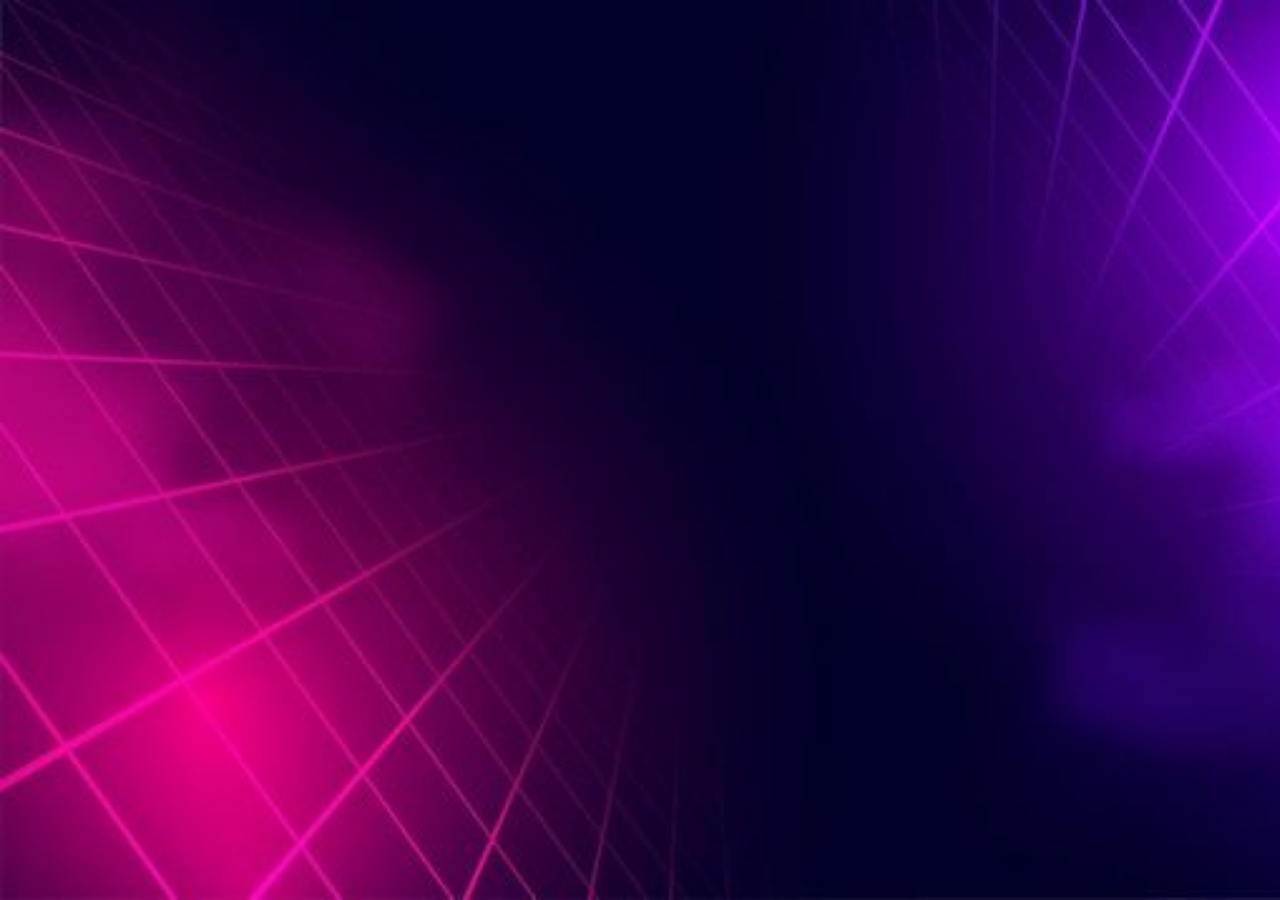
<file: index.html>
<!DOCTYPE html>
<html lang="en">

<head>
    <meta charset="UTF-8">
    <meta name="viewport" content="width=device-width, initial-scale=1.0">
    <title>Gaming Hub</title>
    <link rel="stylesheet" href="style.css">
    <link rel="icon" type="image/x-icon" href="./favicon_1.jpg">
</head>

<body>
    <div class="header">
        <p id="one" class="slide-in-bottom">GAME HUB</p>
        <p id="two" class="slide-in-bottom delay">Play or Be Played</p>
    </div>

    <div class="welcome">
        <p>Welcome, Player One. You’ve entered the ultimate mini-game universe.
            Are you ready to test your skills and entertain yourself?</p>
        <a href="explore.html"><button>Click Here to Explore</button></a>
    </div>
</body>

</html>
</file>
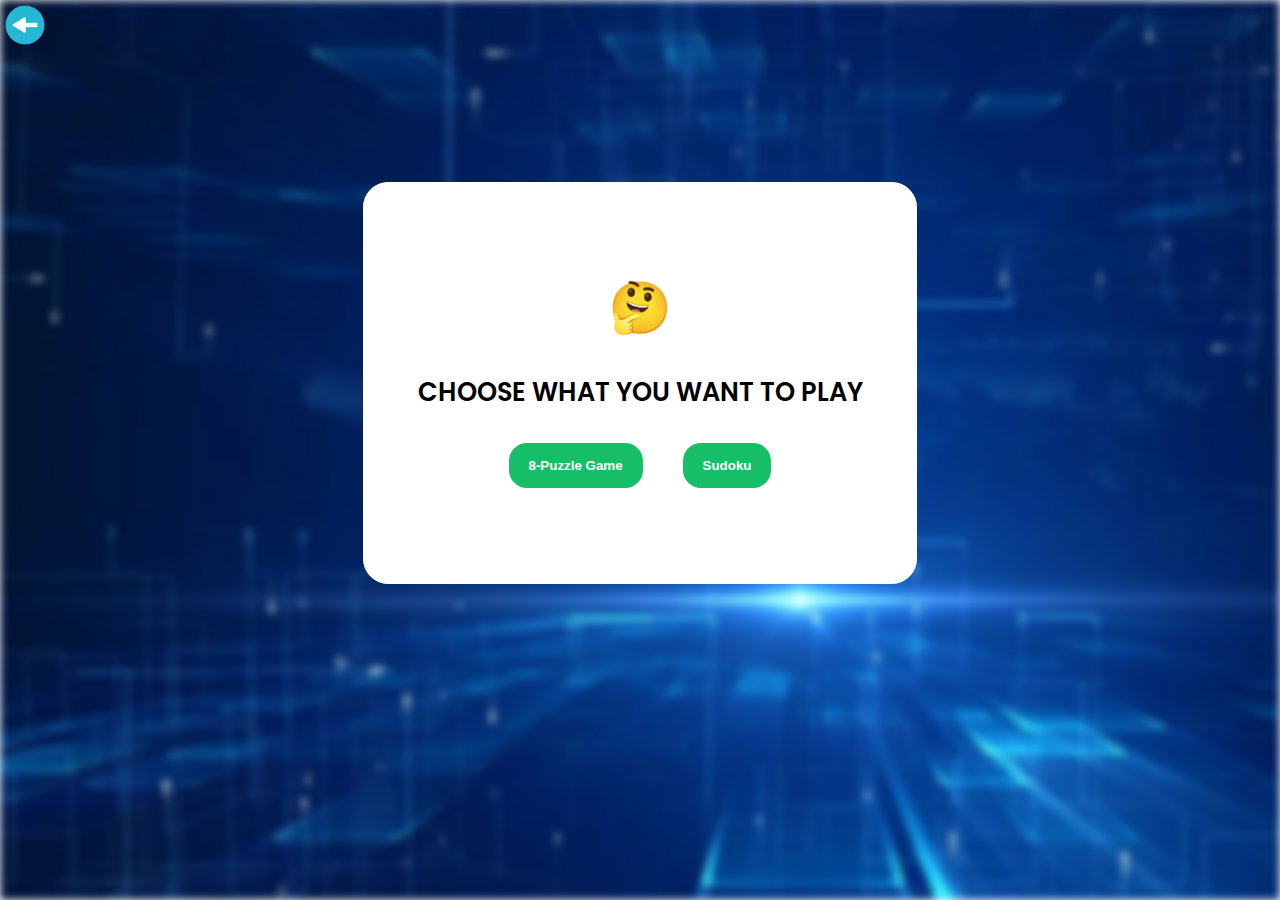
<file: challenges.html>
<!DOCTYPE html>
<html lang="en">

<head>
    <meta charset="UTF-8">
    <meta name="viewport" content="width=device-width, initial-scale=1.0">
    <title>Challenge Games</title>
    <link rel="stylesheet" href="challenges.css">
    <link rel="icon" type="image/x-icon" href="./favicon_1.jpg">
</head>

<body>
    <div class="top">
        <a href="explore.html"><img src="./return.png" alt="Return"></a>
    </div>
    <div class="container">
        <div class="div-container">
            <div class="image">
                <img src="emoji.png" alt="">
            </div>
            <p>Choose what you want to play</p>
            <div class="bn">
                <a href="puzzle.html"><button>8-Puzzle Game</button></a>
                <a href="sudoku.html"><button>Sudoku</button></a>
            </div>
        </div>
    </div>
</body>

</html>
</file>
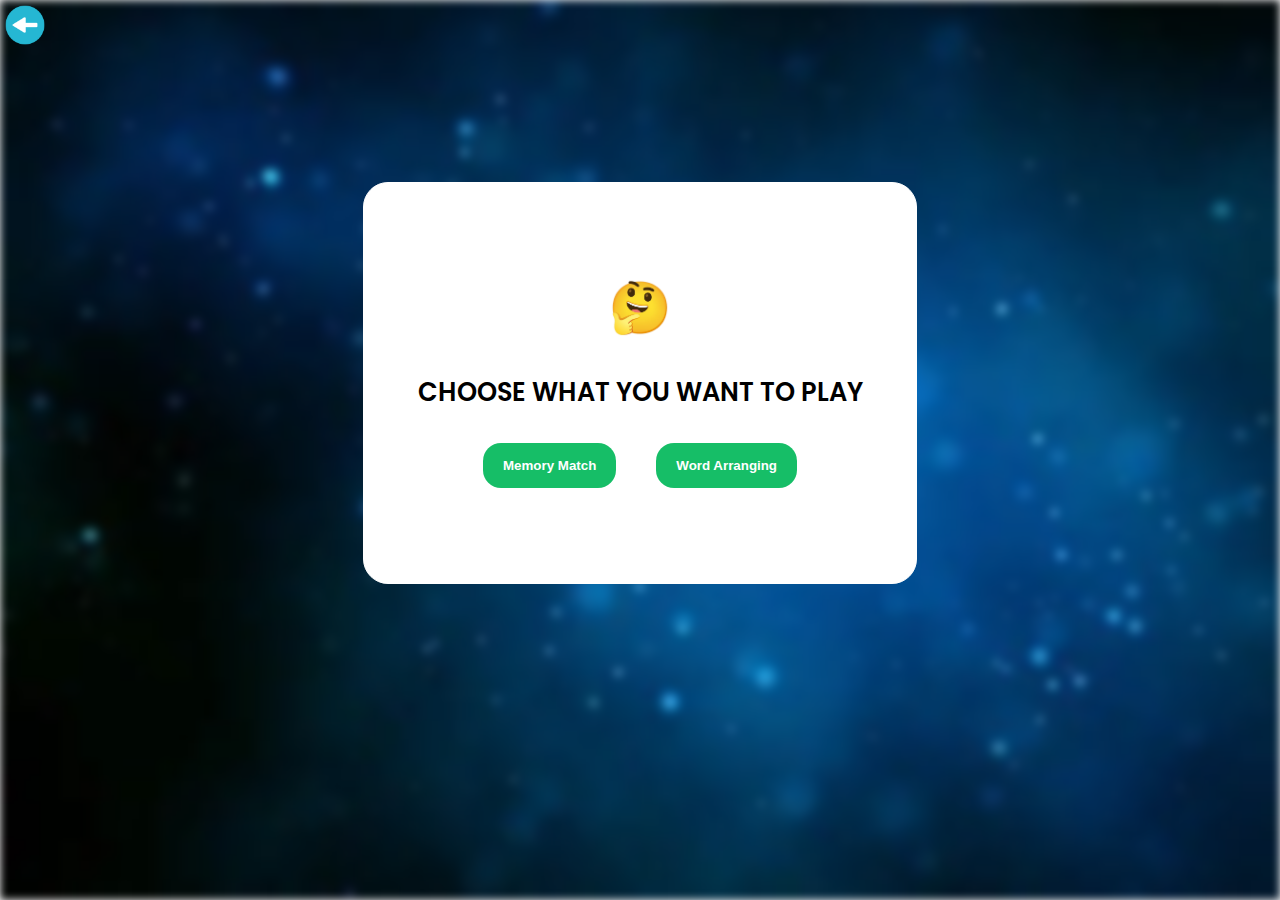
<file: educational.html>
<!DOCTYPE html>
<html lang="en">

<head>
    <meta charset="UTF-8">
    <meta name="viewport" content="width=device-width, initial-scale=1.0">
    <title>Educational Games</title>
    <link rel="stylesheet" href="educational.css">
    <link rel="icon" type="image/x-icon" href="./favicon_1.jpg">
</head>

<body>
    <div class="top">
        <a href="explore.html"><img src="./return.png" alt="Return"></a>
    </div>
    <div class="container">
        <div class="div-container">
            <div class="image">
                <img src="emoji.png" alt="">
            </div>
            <p>Choose what you want to play</p>
            <div class="bn">
                <a href="memory.html"><button>Memory Match </button></a>
                <a href="word_arrange.html"><button>Word Arranging</button></a>
            </div>
        </div>
    </div>
</body>

</html>
</file>
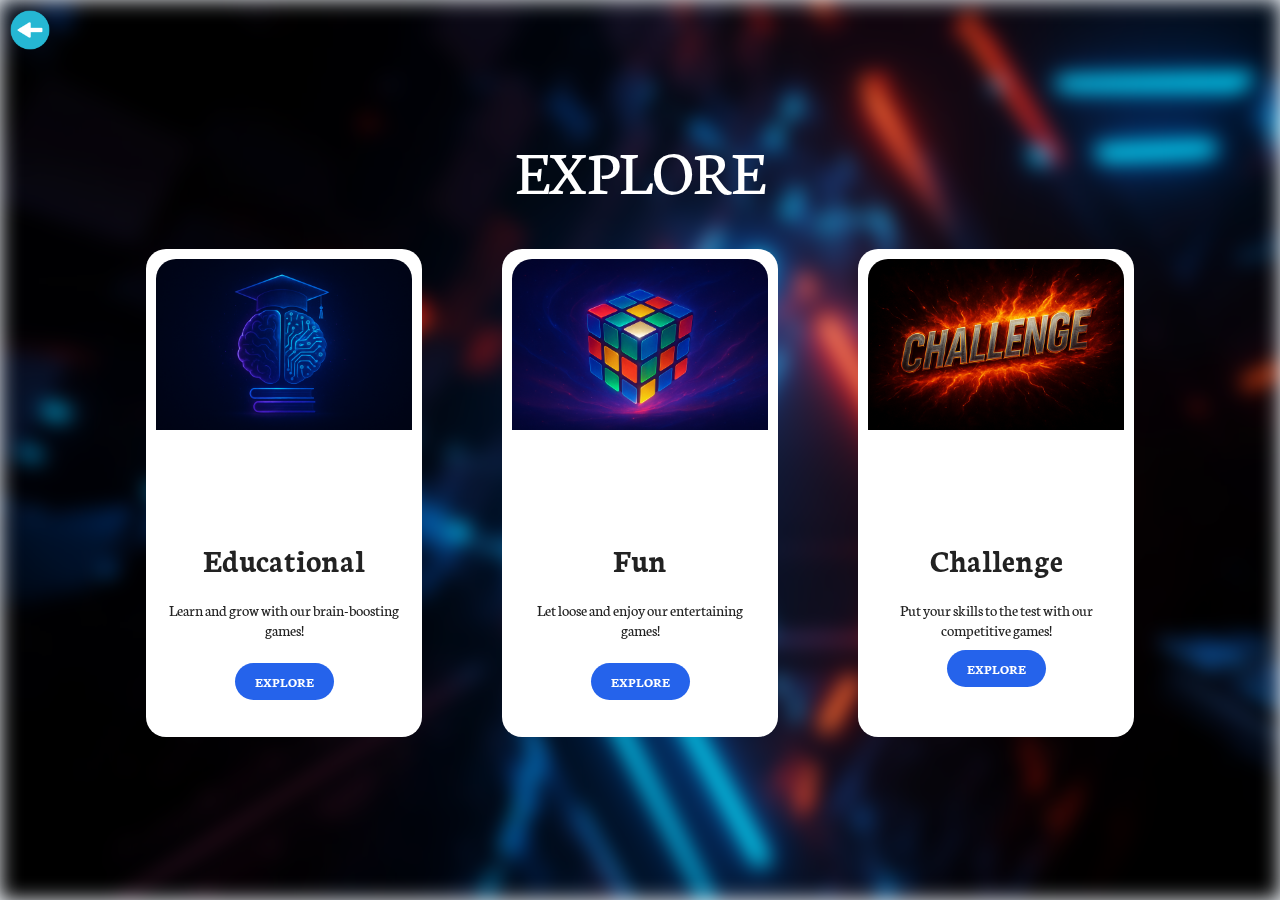
<file: explore.html>
<!DOCTYPE html>
<html lang="en">

<head>
    <meta charset="UTF-8">
    <meta name="viewport" content="width=device-width, initial-scale=1.0">
    <title>Explore</title>
    <link rel="stylesheet" href="explore.css">
    <link rel="icon" type="image/x-icon" href="./favicon_1.jpg">
</head>

<body>
    <div class="top">
        <a href="index.html"><img src="./return.png" alt="Return"></a>
    </div>
    <p id="header">EXPLORE</p>
    <div class="main">
        <div class="card">
            <div class="card-pic1"></div>
            <div class="card-heading">
                <h1>Educational</h1>
            </div>
            <div class="card-content">
                <p>Learn and grow with our brain-boosting games!</p>
            </div>
            <div class="last">
                <a href="educational.html" id="first"><button>EXPLORE</button></a>
            </div>
        </div>
        <div class="card">
            <div class="card-pic2"></div>
            <div class="card-heading">
                <h1>Fun</h1>
            </div>
            <div class="card-content">
                <p> Let loose and enjoy our entertaining games!</p>
            </div>
            <div class="last">
                <a href="fun.html" id="first"><button>EXPLORE</button></a>
            </div>
        </div>
        <div class="card">
            <div class="card-pic3"></div>
            <div class="card-heading">
                <h1>Challenge</h1>
            </div>
            <div class="card-content">
                <p>Put your skills to the test with our competitive games!
                </p>
            </div>
            <div class="last">
                <a href="challenges.html"><button>EXPLORE</button></a>
            </div>
        </div>
    </div>
</body>

</html>

</html>
</file>
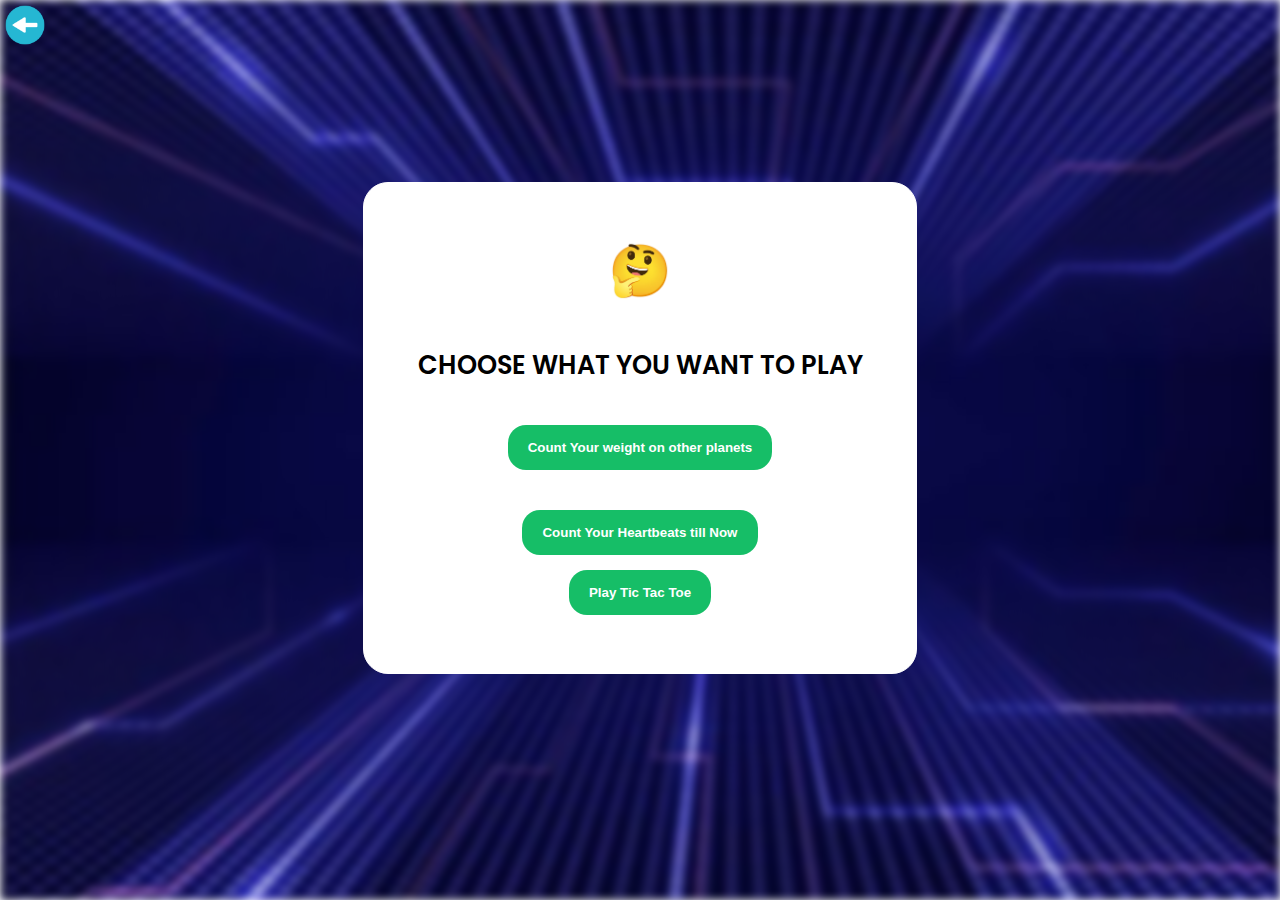
<file: fun.html>
<!DOCTYPE html>
<html lang="en">

<head>
    <meta charset="UTF-8">
    <meta name="viewport" content="width=device-width, initial-scale=1.0">
    <title>Fun Games</title>
    <link rel="stylesheet" href="fun.css">
    <link rel="icon" type="image/x-icon" href="./favicon_1.jpg">
</head>

<body>
    <div class="top">
        <a href="explore.html"><img src="./return.png" alt="Return"></a>
    </div>
    <div class="container">
        <div class="div-container">
            <div class="image">
                <img src="emoji.png" alt="">
            </div>
            <p>Choose what you want to play</p>
            <div class="bn">
                <a href="Weight.html"><button>Count Your weight on other planets</button></a>
                <a href="Heartbeat.html"><button>Count Your Heartbeats till Now</button></a>
            </div>
            <div class="bn2">
                <a href="tic.html"><button>Play Tic Tac Toe</button></a>
            </div>
        </div>
    </div>
</body>

</html>
</file>
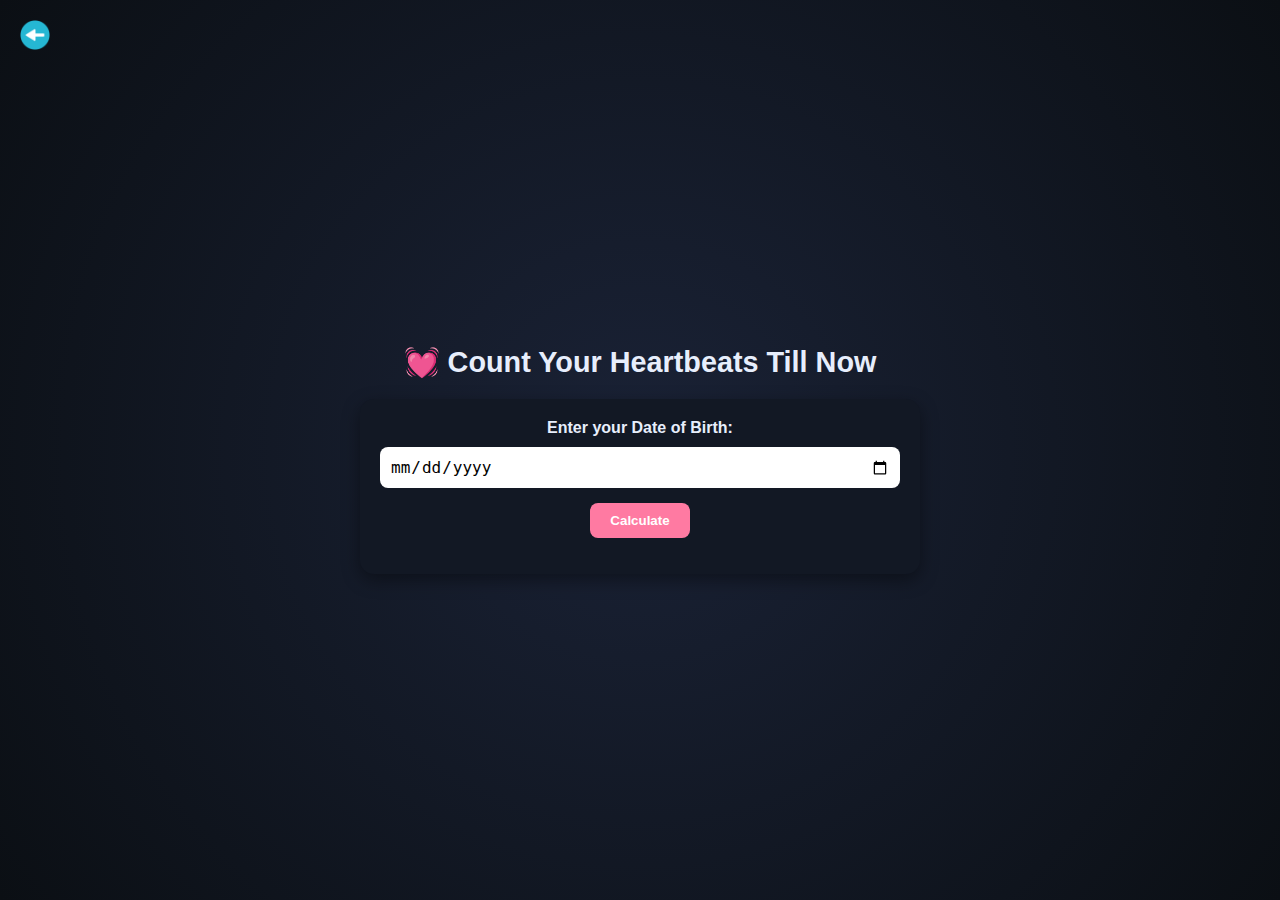
<file: Heartbeat.html>
<!DOCTYPE html>
<html lang="en">

<head>
  <meta charset="UTF-8">
  <meta name="viewport" content="width=device-width, initial-scale=1.0">
  <title>Count Your Heartbeats Till Now</title>
  <link rel="stylesheet" href="Heartbeat.css">
  <link rel="icon" type="image/x-icon" href="./favicon_1.jpg">
</head>

<body>
  <div class="top">
    <a href="fun.html"><img src="./return.png" alt="Return"></a>
  </div>
  <main class="container">
    <h1>💓 Count Your Heartbeats Till Now</h1>

    <form id="heartbeat-form" class="card">
      <label for="dob">Enter your Date of Birth:</label>
      <input type="date" id="dob" required>
      <button type="submit" class="btn">Calculate</button>
      <p id="error" class="error"></p>
    </form>

    <section id="result" class="result card" hidden>
      <h2>Estimated Heartbeats 💓</h2>
      <div class="heart"></div>
      <p id="beats" class="beats">—</p>
      <p class="subtext">Based on an average of 72 beats per minute.</p>
    </section>

    <audio id="heartbeat-sound" src="Heartbeat Sound.mp3" preload="auto"></audio>
  </main>

  <script src="Heartbeat.js"></script>
</body>

</html>
</file>
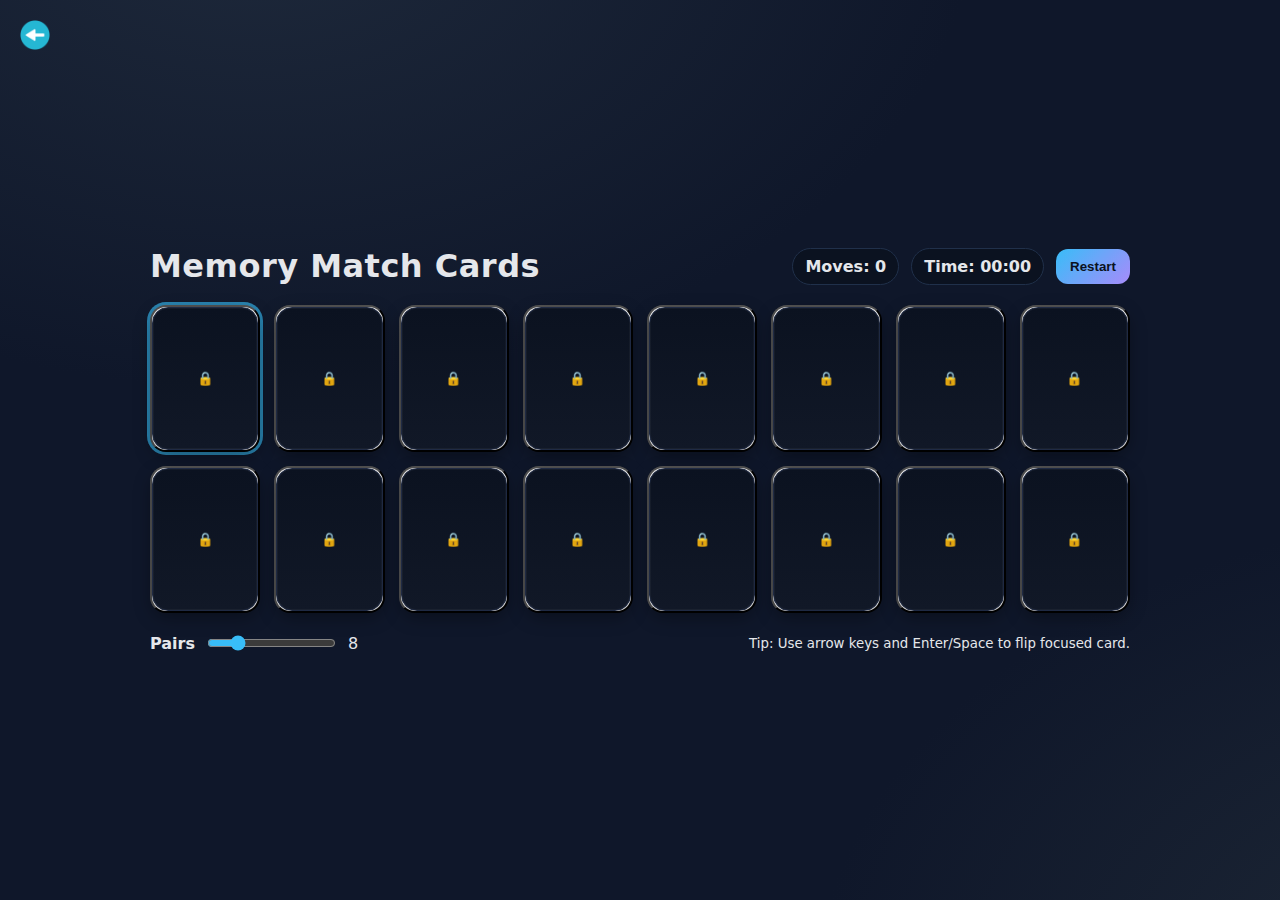
<file: memory.html>
<!DOCTYPE html>
<html lang="en">

<head>
    <meta charset="UTF-8" />
    <meta name="viewport" content="width=device-width, initial-scale=1" />
    <title>Memory Match Cards </title>
    <link rel="stylesheet" href="memory.css">
        <link rel="icon" type="image/x-icon" href="./favicon_1.jpg">
</head>

<body>
    <div class="top">
        <a href="educational.html"><img src="./return.png" alt="Return"></a>
    </div>
    <div class="app" aria-live="polite">
        <header>
            <h1>Memory Match Cards</h1>
            <div class="controls">
                <span class="pill" id="moves">Moves: 0</span>
                <span class="pill" id="time">Time: 00:00</span>
                <button class="btn" id="restart" aria-label="Restart game">Restart</button>
            </div>
        </header>

        <section class="grid" id="grid" aria-label="Memory grid" role="grid"></section>

        <div class="footer">
            <div class="range">
                <label for="pairs"><strong>Pairs</strong></label>
                <input id="pairs" type="range" min="6" max="16" value="8" />
                <span id="pairsLabel">8</span>
            </div>
            <small>Tip: Use arrow keys and Enter/Space to flip focused card.</small>
        </div>
    </div>

    <dialog id="win">
        <h2 style="margin-top:0">You matched them all 🎉</h2>
        <p id="summary"></p>
        <form method="dialog">
            <button class="btn">Play again</button>
        </form>
    </dialog>

    <template id="card-tpl">
        <button class="card" role="gridcell" aria-pressed="false" aria-label="Hidden card">
            <div class="face front">🔒</div>
            <div class="face back"></div>
        </button>
    </template>

    <script src="memory.js"></script>
</body>

</html>
</file>
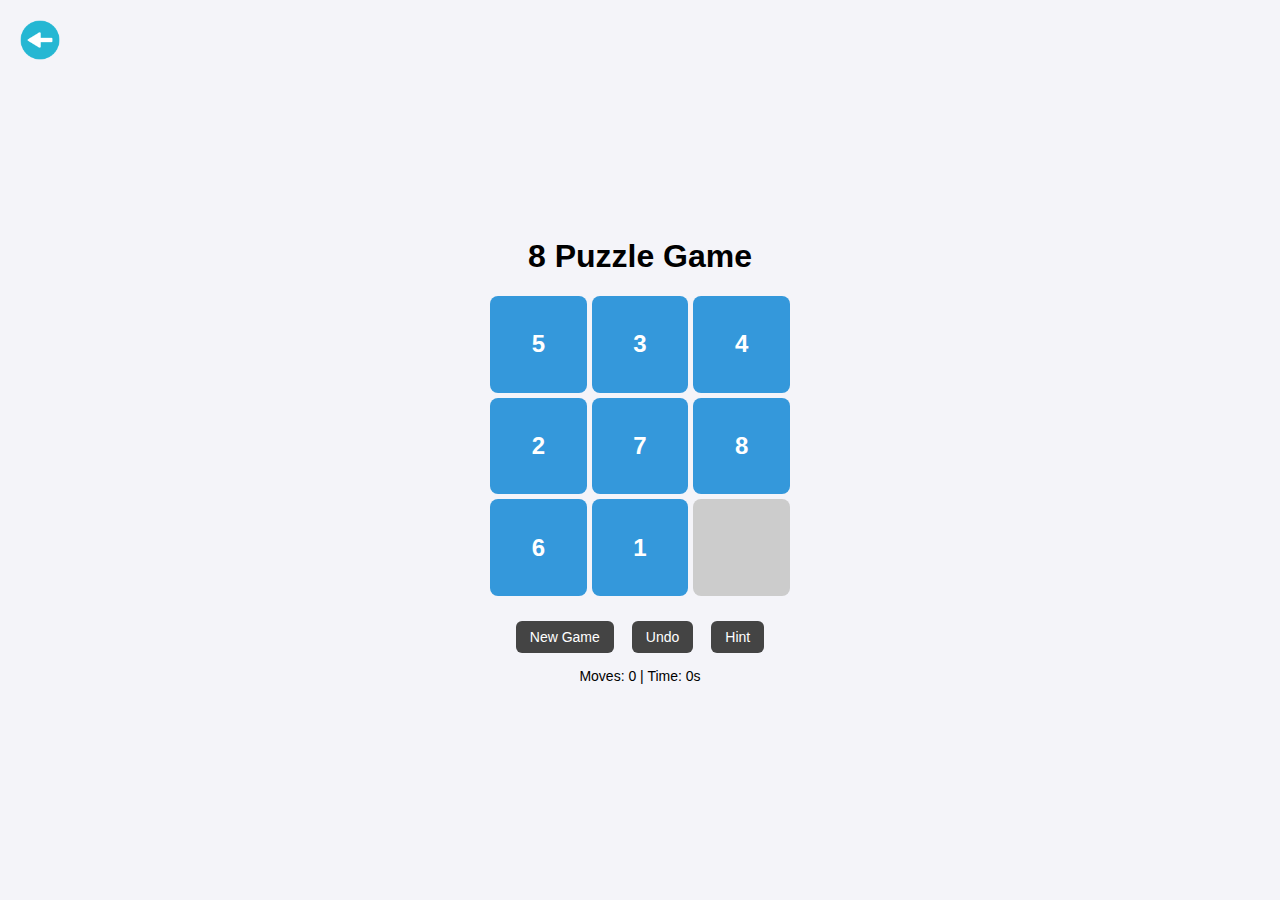
<file: puzzle.html>
<!DOCTYPE html>
<html lang="en">

<head>
  <meta charset="UTF-8">
  <title>8 Puzzle Game</title>
  <meta name="viewport" content="width=device-width, initial-scale=1.0">
  <link rel="stylesheet" href="puzzle.css">
  <link rel="icon" type="image/x-icon" href="./favicon_1.jpg">
</head>

<body>
  <div class="top">
    <a href="challenges.html"><img src="./return.png" alt="Return"></a>
  </div>
  <div class="container">
    <h1>8 Puzzle Game</h1>
    <div class="board" id="board"></div>
    <div class="controls">
      <button id="newBtn">New Game</button>
      <button id="undoBtn">Undo</button>
      <button id="hintBtn">Hint</button>
    </div>
    <div class="stats">
      <span id="moves">Moves: 0</span> |
      <span id="time">Time: 0s</span>
    </div>
    <div id="toast" class="toast"></div>
  </div>

</body>
<script src="puzzle.js"></script>

</html>
</file>
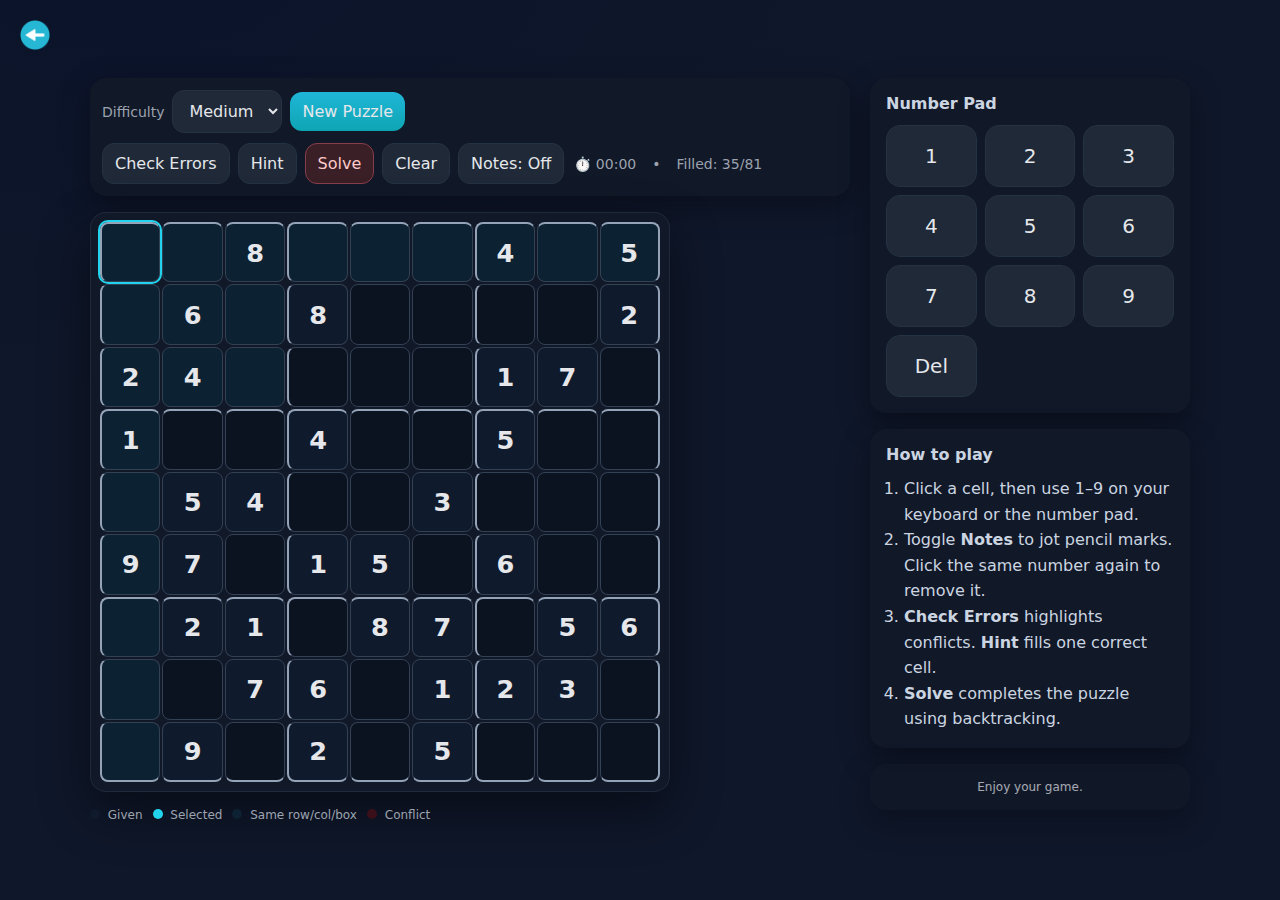
<file: sudoku.html>
<!DOCTYPE html>
<html lang="en">

<head>
  <meta charset="UTF-8" />
  <meta name="viewport" content="width=device-width, initial-scale=1" />
  <title>Sudoku</title>
  <link rel="stylesheet" href="sudoku.css">
  <link rel="icon" type="image/x-icon" href="./favicon_1.jpg">
</head>

<body>
  <div class="top">
    <a href="challenges.html"><img src="./return.png" alt="Return"></a>
  </div>
  <div class="app">
    <div class="board-wrap">
      <div class="toolbar">
        <div class="group">
          <label for="difficulty">Difficulty</label>
          <select id="difficulty" title="Difficulty">
            <option value="easy">Easy</option>
            <option value="medium" selected>Medium</option>
            <option value="hard">Hard</option>
            <option value="expert">Expert</option>
          </select>
          <button id="newBtn" class="primary">New Puzzle</button>
        </div>
        <div class="group">
          <button id="checkBtn">Check Errors</button>
          <button id="hintBtn">Hint</button>
          <button id="solveBtn" class="warn">Solve</button>
          <button id="clearBtn">Clear</button>
          <button id="notesBtn" aria-pressed="false">Notes: Off</button>
        </div>
        <div class="hud">
          <span>⏱️ <span id="timer">00:00</span></span>
          <span>•</span>
          <span>Filled: <span id="filled">0</span>/81</span>
        </div>
      </div>

      <div id="board" class="board" role="grid" aria-label="Sudoku board"></div>

      <div class="legend">
        <span><i class="dot given"></i> Given</span>
        <span><i class="dot sel"></i> Selected</span>
        <span><i class="dot hi"></i> Same row/col/box</span>
        <span><i class="dot con"></i> Conflict</span>
      </div>
    </div>

    <div class="side">
      <div class="panel">
        <h3>Number Pad</h3>
        <div class="numpad" id="numpad"></div>
      </div>
      <div class="panel">
        <h3>How to play</h3>
        <ol style="margin:0; padding-left:18px; color:#cbd5e1; line-height:1.6">
          <li>Click a cell, then use 1–9 on your keyboard or the number pad.</li>
          <li>Toggle <b>Notes</b> to jot pencil marks. Click the same number again to remove it.</li>
          <li><b>Check Errors</b> highlights conflicts. <b>Hint</b> fills one correct cell.</li>
          <li><b>Solve</b> completes the puzzle using backtracking.</li>
        </ol>
      </div>
      <div class="footer panel">Enjoy your game.</div>
    </div>
  </div>
</body>
<script src="sudoku.js"></script>

</html>
</file>
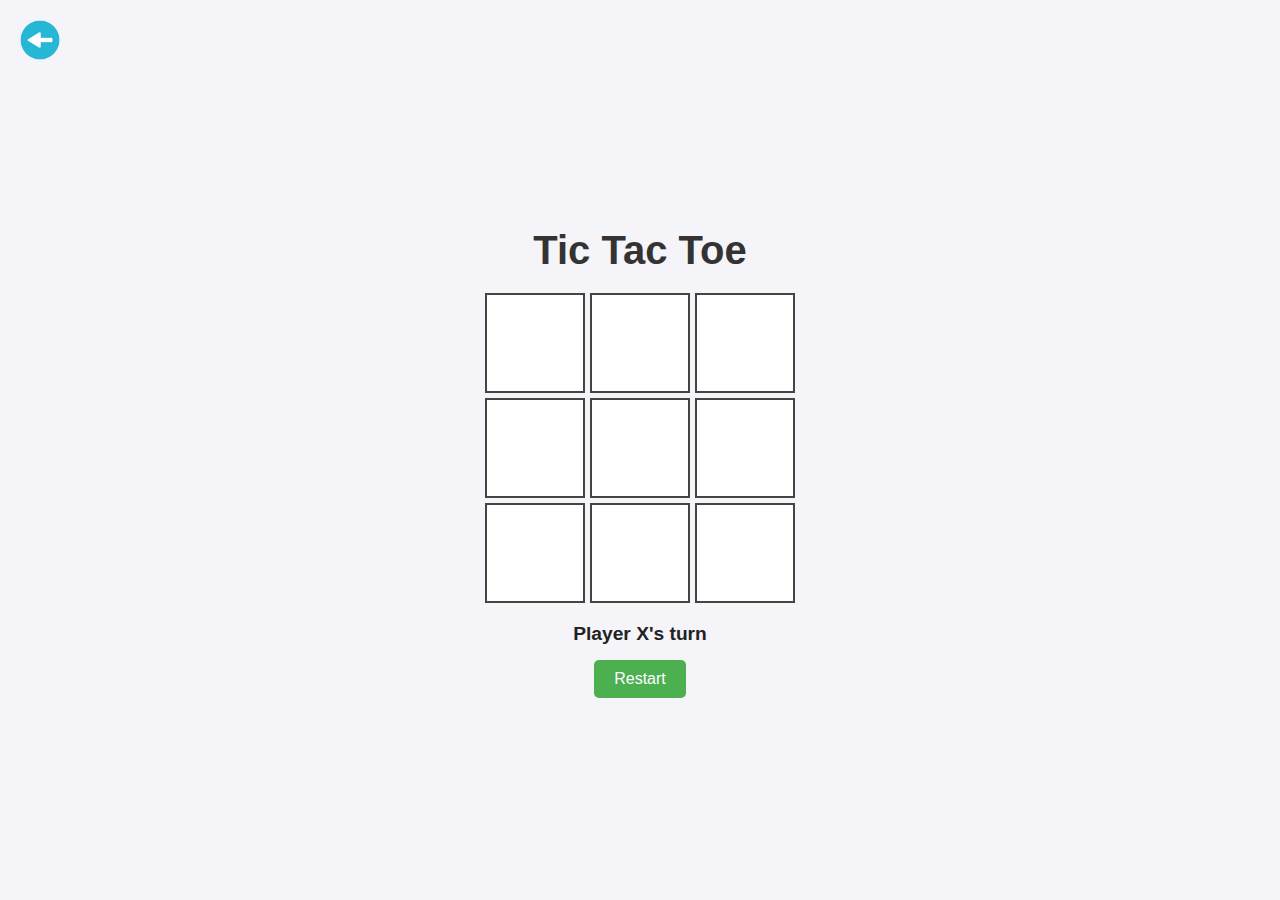
<file: tic.html>
<!DOCTYPE html>
<html lang="en">

<head>
    <meta charset="UTF-8">
    <meta name="viewport" content="width=device-width, initial-scale=1.0">
    <title>Tic Tac Toe</title>
    <link rel="stylesheet" href="tic.css">
    <link rel="icon" type="image/x-icon" href="./favicon_1.jpg">
</head>

<body>
    <div class="top">
        <a href="fun.html"><img src="./return.png" alt="Return"></a>
    </div>
    <h1>Tic Tac Toe</h1>
    <div class="board" id="board"></div>
    <div id="status">Player X's turn</div>
    <button onclick="restartGame()">Restart</button>

    <script src="tic.js"></script>
</body>

</html>
</file>
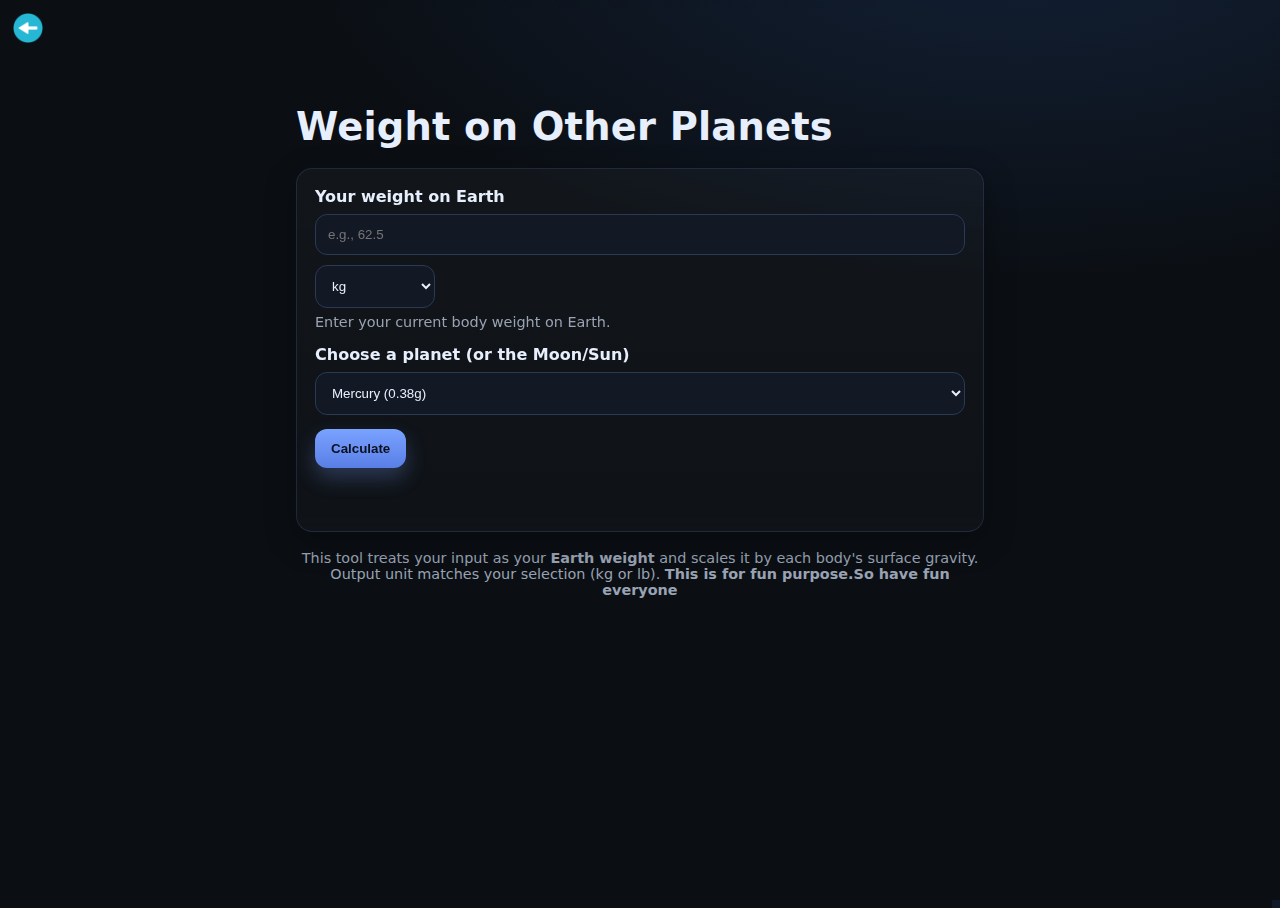
<file: Weight.html>
<!DOCTYPE html>
<html lang="en">

<head>
  <meta charset="UTF-8" />
  <meta name="viewport" content="width=device-width, initial-scale=1" />
  <title>Weight on Other Planets</title>
  <link rel="stylesheet" href="Weight.css" />
  <link rel="icon" type="image/x-icon" href="./favicon_1.jpg">
</head>

<body>
  <div class="top">
    <a href="fun.html"><img src="./return.png" alt="Return"></a>
  </div>
  <main class="container">
    <h1>Weight on Other Planets</h1>

    <form id="weight-form" class="card" autocomplete="off" novalidate>
      <div class="field">
        <label for="weight">Your weight on Earth</label>
        <div class="input-row">
          <input id="weight" name="weight" type="number" inputmode="decimal" min="0" step="0.1" placeholder="e.g., 62.5"
            required />
          <select id="unit" name="unit" aria-label="Unit">
            <option value="kg" selected>kg</option>
            <option value="lb">lb</option>
          </select>
        </div>
        <p class="hint">Enter your current body weight on Earth.</p>
      </div>

      <div class="field">
        <label for="planet">Choose a planet (or the Moon/Sun)</label>
        <select id="planet" name="planet" required>
          <option value="mercury">Mercury (0.38g)</option>
          <option value="venus">Venus (0.91g)</option>
          <option value="earth">Earth (1.00g)</option>
          <option value="moon">Moon (0.165g)</option>
          <option value="mars">Mars (0.38g)</option>
          <option value="jupiter">Jupiter (2.34g)</option>
          <option value="saturn">Saturn (1.06g)</option>
          <option value="uranus">Uranus (0.92g)</option>
          <option value="neptune">Neptune (1.19g)</option>
          <option value="pluto">Pluto (0.06g)</option>
          <option value="sun">Sun (27.01g)</option>
        </select>
      </div>

      <button type="submit" class="btn">Calculate</button>
      <p id="error" class="error" role="alert" aria-live="polite"></p>
    </form>

    <section class="result card" aria-live="polite" id="result-section" hidden>
      <h2 id="planet-name">—</h2>
      <p class="result-value">
        <span id="converted">—</span>
        <span id="result-unit">kg</span>
      </p>
      <p class="subtext" id="detail">—</p>
    </section>

    <footer class="footnote">
      <p>
        This tool treats your input as your <strong>Earth weight</strong> and scales it by each body's surface gravity.
        Output unit matches your selection (kg or lb).
        <strong>This is for fun purpose.So have fun everyone</strong>
      </p>
    </footer>
  </main>



  <script src="Weight.js"></script>
</body>

</html>
</file>
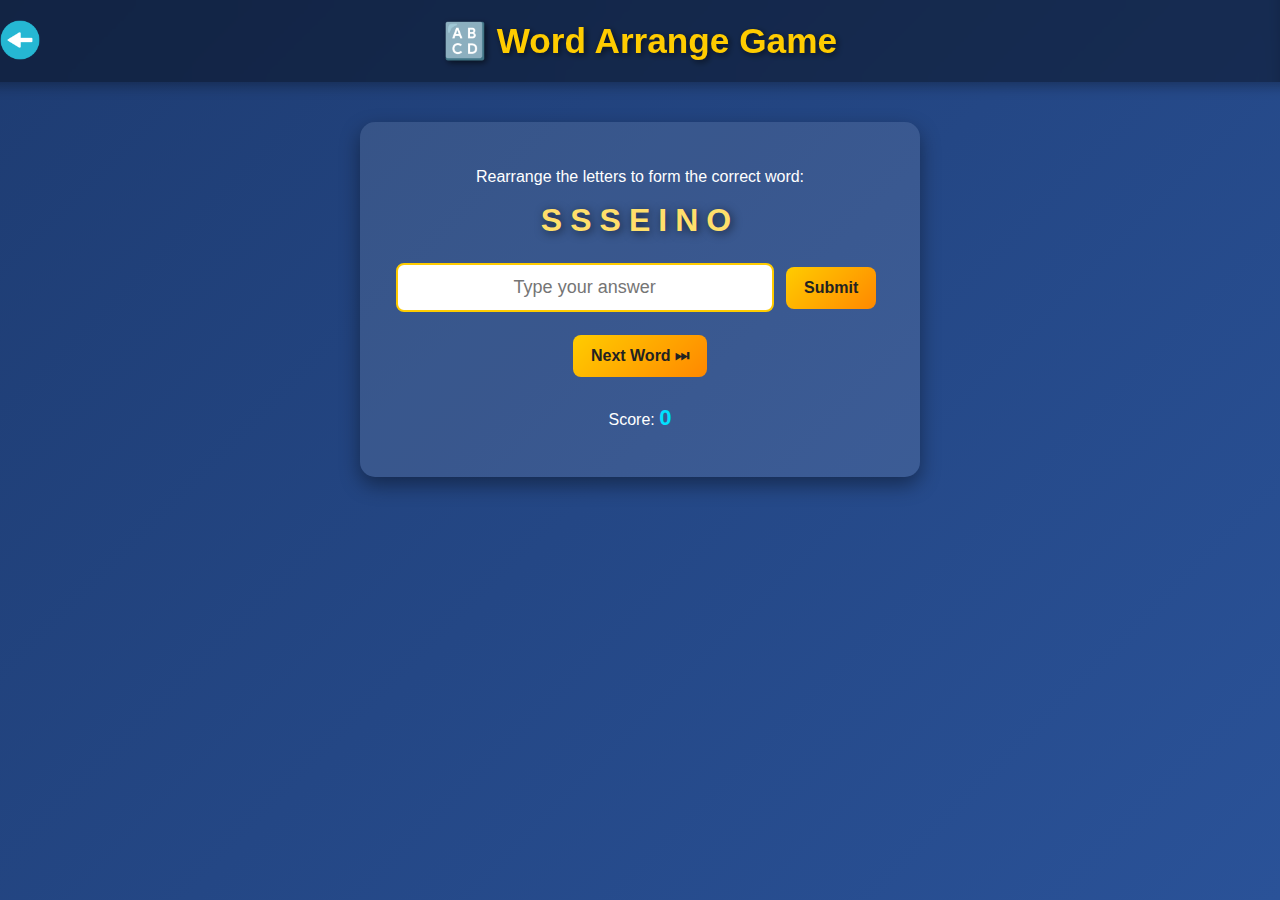
<file: word_arrange.html>
<!DOCTYPE html>
<html lang="en">
<head>
  <meta charset="UTF-8">
  <meta name="viewport" content="width=device-width, initial-scale=1.0">
  <title>Word Arrange Game</title>
  <link rel="stylesheet" href="word_arrange.css">
  <link rel="icon" type="image/x-icon" href="./favicon_1.jpg">
</head>
<body>
  <header>
    <div class="top">
        <a href="educational.html"><img src="./return.png" alt="Return"></a>
    </div>
    <h1>🔠 Word Arrange Game</h1>
  </header>
  <main>
    <section id="wordArrange" class="game-section active">
      <p>Rearrange the letters to form the correct word:</p>
      <div id="shuffledWord" class="shuffled-word"></div>
      <input type="text" id="wordInput" placeholder="Type your answer">
      <button onclick="checkWord()">Submit</button>
      <button onclick="newWord()">Next Word ⏭</button>
      <p id="wordResult"></p>
      <p>Score: <span id="score">0</span></p>
    </section>
  </main>
  <script src="word_arrange.js"></script>
</body>
</html>
</file>
<file: style.css>
* {
    padding: 0;
    margin: 0;
    box-sizing: border-box;
}

body {
    min-height: 100vh;
    display: flex;
    flex-direction: column;
    align-items: center;
    justify-content: center;
    font-family: Arial, sans-serif;
    background: linear-gradient(135deg, #f3f3f3, #e2e2e2);
    background-image: url(./123.jpg);
    background-size: cover;
    background-repeat: no-repeat;
}

.header {
    text-align: center;
    margin-bottom: 30px;
}

#one {
    font-size: 4.5rem;
    color: #e6ecf3;
}

#two {
    font-size: 2.5rem;
    color: #eaeef2;
}


.slide-in-bottom {
    opacity: 0;
    transform: translateY(100%);
    animation: slideInBottom 1.2s ease-out forwards;
}

.slide-in-bottom.delay {
    animation-delay: 0.5s;
}

@keyframes slideInBottom {
    to {
        opacity: 1;
        transform: translateY(0);
    }
}

/* Welcome box */
.welcome {
    background-color: #fff;
    color: #b22222;
    height: auto;
    width: 40vw;
    border: 2px solid #8b0000;
    border-radius: 25px;
    font-size: 1.1rem;
    display: flex;
    flex-direction: column;
    align-items: center;
    justify-content: center;
    font-weight: 900;
    text-transform: uppercase;
    padding: 20px;
    box-shadow: 0 8px 15px rgba(0, 0, 0, 0.2);
    transition: all 0.4s ease-in-out;
    opacity: 0;
    animation: boxFadeIn 1.5s ease-in forwards;
}

@keyframes boxFadeIn {
    from {
        opacity: 0;
        transform: scale(0.9);
    }

    to {
        opacity: 1;
        transform: scale(1);
    }
}

.welcome p {
    margin-bottom: 15px;
    text-align: center;
    opacity: 0;
    animation: fadeInText 2s ease-in forwards;
    animation-delay: 1s;
}

@keyframes fadeInText {
    from {
        opacity: 0;
        transform: translateY(15px);
    }

    to {
        opacity: 1;
        transform: translateY(0);
    }
}

.welcome:hover button {
    background-color: #8b0000;
    transform: scale(1.1);
}

.welcome button {
    padding: 10px 20px;
    border: none;
    border-radius: 10px;
    font-weight: bold;
    cursor: pointer;
    background-color: #b22222;
    color: #fff;
    transition: 0.3s;
    opacity: 0;
    animation: fadeInBtn 1.5s ease-in forwards;
    animation-delay: 2s;
}

@keyframes fadeInBtn {
    from {
        opacity: 0;
        transform: translateY(10px);
    }

    to {
        opacity: 1;
        transform: translateY(0);
    }
}

.welcome:hover {
    transform: scale(1.05);
    box-shadow: 0 12px 25px rgba(0, 0, 0, 0.3);
    background-color: #fff5f5;
}

.welcome a {
    text-decoration: none;
    color: inherit;
}


@media (max-width: 575.98px) {
    #one {
        font-size: 2.2rem;
    }

    #two {
        font-size: 1.2rem;
    }

    .welcome {
        width: 85vw;
        font-size: 0.9rem;
        padding: 15px;
    }

    .welcome button {
        padding: 8px 16px;
        font-size: 0.9rem;
    }
}

@media (min-width: 576px) and (max-width: 767.98px) {
    #one {
        font-size: 2.8rem;
    }

    #two {
        font-size: 1.5rem;
    }

    .welcome {
        width: 70vw;
        font-size: 1rem;
    }

    .welcome button {
        padding: 9px 18px;
        font-size: 1rem;
    }
}

@media (min-width: 768px) and (max-width: 991.98px) {
    #one {
        font-size: 3.5rem;
    }

    #two {
        font-size: 1.8rem;
    }

    .welcome {
        width: 55vw;
        font-size: 1.05rem;
    }

    .welcome button {
        font-size: 1.05rem;
    }
}

@media (min-width: 992px) and (max-width: 1199.98px) {
    #one {
        font-size: 4rem;
    }

    #two {
        font-size: 2.2rem;
    }

    .welcome {
        width: 45vw;
        font-size: 1.1rem;
    }

    .welcome button {
        font-size: 1.1rem;
    }
}

@media (min-width: 1200px) {
    #one {
        font-size: 4.5rem;
    }

    #two {
        font-size: 2.5rem;
    }

    .welcome {
        width: 40vw;
        font-size: 1.2rem;
    }

    .welcome button {
        font-size: 1.15rem;
    }
}
</file>
<file: challenges.css>
@import url('https://fonts.googleapis.com/css2?family=Baloo+Bhai+2:wght@400..800&family=Inter:ital,opsz,wght@0,14..32,100..900;1,14..32,100..900&family=Lato:ital,wght@0,100;0,300;0,400;0,700;0,900;1,100;1,300;1,400;1,700;1,900&family=Merriweather:ital,opsz,wght@0,18..144,300..900;1,18..144,300..900&family=Poppins:ital,wght@0,100;0,200;0,300;0,400;0,500;0,600;0,700;0,800;0,900;1,100;1,200;1,300;1,400;1,500;1,600;1,700;1,800;1,900&display=swap');

body {
  margin: 0;
  padding: 0;
  position: relative;
  min-height: 100vh;
}

body::before {
  content: "";
  position: fixed;
  top: 0;
  left: 0;
  width: 100%;
  height: 100%;
  background: url("./challenge_1.jpg");
  background-repeat: no-repeat;
  background-size: cover;
  filter: blur(4px);
  z-index: -1;
}

.top img {
  height: 40px;
  padding: 5px;
}

.container {
  display: flex;
  justify-content: center;
  align-items: center;
  flex-direction: column;
}

.image img {
  height: 60px;
}

.div-container {
  background-color: white;
  margin-top: 10%;
  height: 40vh;
  width: 45vw;
  display: flex;
  border: 1px solid white;
  border-radius: 25px;
  align-items: center;
  gap: 5px;
  flex-direction: column;
  justify-content: center;
  padding: 20px;
}

.div-container p {
  text-transform: uppercase;
  color: black;
  font-weight: 600;
  font-family: "Poppins", sans-serif;
  font-size: 1.5rem;
  text-align: center;
}

.bn {
  display: flex;
  gap: 40px;
  flex-wrap: wrap;
  justify-content: center;
}

.bn button {
  border: none;
  padding: 15px 20px;
  gap: 10px;
  border-radius: 18px;
  background-color: rgb(22, 190, 103);
  color: white;
  font-weight: bolder;
  transition: 0.3s;
  cursor: pointer;
}

.bn button:hover {
  background-color: rgb(67, 218, 37);
  transform: scale(1.1);
}


@media (max-width: 575.98px) {
  .top img {
    height: 30px;
  }

  .image img {
    height: 45px;
  }

  .div-container {
    width: 85vw;
    height: auto;
    padding: 15px;
  }

  .div-container p {
    font-size: 1.1rem;
  }

  .bn {
    gap: 20px;
  }

  .bn button {
    padding: 10px 15px;
    font-size: 0.9rem;
  }
}


@media (min-width: 576px) and (max-width: 767.98px) {
  .div-container {
    width: 70vw;
    height: auto;
  }

  .div-container p {
    font-size: 1.3rem;
  }

  .bn button {
    padding: 12px 18px;
    font-size: 1rem;
  }
}


@media (min-width: 768px) and (max-width: 991.98px) {
  .div-container {
    width: 55vw;
    height: auto;
  }

  .div-container p {
    font-size: 1.4rem;
  }
}

@media (min-width: 992px) and (max-width: 1199.98px) {
  .div-container {
    width: 50vw;
  }

  .div-container p {
    font-size: 1.5rem;
  }
}


@media (min-width: 1200px) {
  .div-container {
    width: 40vw;
  }

  .div-container p {
    font-size: 1.6rem;
  }
}
</file>
<file: educational.css>
@import url('https://fonts.googleapis.com/css2?family=Baloo+Bhai+2:wght@400..800&family=Inter:ital,opsz,wght@0,14..32,100..900;1,14..32,100..900&family=Lato:ital,wght@0,100;0,300;0,400;0,700;0,900;1,100;1,300;1,400;1,700;1,900&family=Merriweather:ital,opsz,wght@0,18..144,300..900;1,18..144,300..900&family=Poppins:ital,wght@0,100;0,200;0,300;0,400;0,500;0,600;0,700;0,800;0,900;1,100;1,200;1,300;1,400;1,500;1,600;1,700;1,800;1,900&display=swap');

body {
    margin: 0;
    padding: 0;
    position: relative;
    min-height: 100vh;
}

body::before {
    content: "";
    position: fixed;
    top: 0;
    left: 0;
    width: 100%;
    height: 100%;
    background: url("./background 3.jpeg");
    background-repeat: no-repeat;
    background-size: cover;
    filter: blur(4px);
    z-index: -1;
}

.top img {
    height: 40px;
    padding: 5px;
}

.container {
    display: flex;
    justify-content: center;
    align-items: center;
    flex-direction: column;
}

.image img {
    height: 60px;
}

.div-container {
    background-color: white;
    margin-top: 10%;
    height: 40vh;
    width: 45vw;
    display: flex;
    border: 1px solid white;
    border-radius: 25px;
    align-items: center;
    gap: 5px;
    flex-direction: column;
    justify-content: center;
    padding: 20px;
}

.div-container p {
    text-transform: uppercase;
    color: black;
    font-weight: 600;
    font-family: "Poppins", sans-serif;
    font-size: 1.5rem;
    text-align: center;
}

.bn {
    display: flex;
    gap: 40px;
    flex-wrap: wrap;
    justify-content: center;
}

.bn button {
    border: none;
    padding: 15px 20px;
    gap: 10px;
    border-radius: 18px;
    background-color: rgb(22, 190, 103);
    color: white;
    font-weight: bolder;
    transition: 0.3s;
    cursor: pointer;
}

.bn button:hover {
    background-color: rgb(67, 218, 37);
    transform: scale(1.1);
}

@media (max-width: 575.98px) {
    .top img {
        height: 30px;
    }

    .image img {
        height: 45px;
    }

    .div-container {
        width: 85vw;
        height: auto;
        padding: 15px;
    }

    .div-container p {
        font-size: 1.1rem;
    }

    .bn {
        gap: 20px;
    }

    .bn button {
        padding: 10px 15px;
        font-size: 0.9rem;
    }
}

@media (min-width: 576px) and (max-width: 767.98px) {
    .div-container {
        width: 70vw;
        height: auto;
    }

    .div-container p {
        font-size: 1.3rem;
    }

    .bn button {
        padding: 12px 18px;
        font-size: 1rem;
    }
}

@media (min-width: 768px) and (max-width: 991.98px) {
    .div-container {
        width: 55vw;
        height: auto;
    }

    .div-container p {
        font-size: 1.4rem;
    }
}

@media (min-width: 992px) and (max-width: 1199.98px) {
    .div-container {
        width: 50vw;
    }

    .div-container p {
        font-size: 1.5rem;
    }
}

@media (min-width: 1200px) {
    .div-container {
        width: 40vw;
    }

    .div-container p {
        font-size: 1.6rem;
    }
}
</file>
<file: explore.css>
@import url('https://fonts.googleapis.com/css2?family=Alegreya:ital,wght@0,400..900;1,400..900&family=DynaPuff:wght@400..700&family=Headland+One&family=Neuton:ital,wght@0,200;0,300;0,400;0,700;0,800;1,400&display=swap');

* {
    margin: 0;
    padding: 0;
    font-family: 'Neuton', sans-serif, 'Segoe UI', Tahoma, Geneva, Verdana, sans-serif;
}
body {
    background-color: #eef2f6;
    color: #222222;
    position: relative;
    overflow-x: hidden;
}

body::before {
    content: "";
    position: fixed;
    top: 0;
    left: 0;
    width: 100%;
    height: 100%;
    background: url('bg.jpg');
    background-repeat: no-repeat;
    background-size: cover;
    filter: blur(10px);
    z-index: -1; 
}


.top img{
    height: 40px;
    padding: 10px;
    
}


#header {
    margin-top: 5%;
    font-size: 4.5rem;
    text-align: center;
    color: white;
}

.main {
    display: flex;
    align-items: center;
    justify-content: center;
}

.card {
    height: 52vh;
    width: 20vw;
    background-color: #ffffff;
    border-radius: 20px;
    padding: 10px;
    margin: 40px;
    display: flex;
    flex-direction: column;
    transition: 0.3s;
}

.card:hover {
    transform: scale(1.05);
    box-shadow: 0 10px 20px rgba(0, 90, 170, 0.25);
}

.card-content p{
    font-size: 400px;
}
.card-pic1 {
    height: 30vh;
    width: 20vw;
    background-image: url(Education5.png);
    background-size: contain;
    background-repeat: no-repeat;
    border-radius: 20px;
}

.card-pic2 {
    height: 30vh;
    width: 20vw;
    background-image: url(puzzle3.png);
    background-size: contain;
    background-repeat: no-repeat;
    border-radius: 20px;
}

.card-pic3 {
    height: 30vh;
    width: 20vw;
    background-image: url(challenge\ 2.0.png);
    background-size: contain;
    background-repeat: no-repeat;
    border-radius: 20px;
}

.card-mid {
    font-size: 18px;
    margin: 20px;
    padding: 5px;
    width: 15vw;
}

.card-mid ul {
    list-style: none;
}

.card-heading,
.card-content {
    display: flex;
    padding: 10px;
    align-items: center;
    justify-content: center;
    text-align: center;
}

.card-content p {
    font-size: 16px;
}

.last {
    display: flex;
    align-items: center;
    justify-content: center;
}

.last button {
    border: none;
    background-color: #2563eb;
    color: #ffffff;
    padding: 10px 20px;
    border-radius: 25px;
    cursor: pointer;
    font-weight: bold;
}

.last button:hover {
   background-color: #1e3a8a;
}

#first {
    margin-top: 5%;
}

@media (max-width: 575.98px) {
    #header {
        font-size: 2rem;
        margin-top: 10%;
    }

    .main {
        flex-direction: column;
    }

    .card {
        width: 80vw;
        height: auto;
    }

    .card-pic1,
    .card-pic2,
    .card-pic3 {
        width: 100%;
        height: 200px;
        background-size: cover;
    }

    .card-mid {
        width: 100%;
        font-size: 14px;
    }

    .card-content p {
        font-size: 14px;
    }

    .last button {
        width: 100%;
        padding: 12px;
    }
}

@media (min-width: 576px) and (max-width: 767.98px) {
    #header {
        font-size: 2.5rem;
    }

    .main {
        flex-wrap: wrap;
    }

    .card {
        width: 45vw;
        height: auto;
    }

    .card-pic1,
    .card-pic2,
    .card-pic3 {
        width: 100%;
        height: 220px;
        background-size: cover;
    }

    .card-mid {
        width: 90%;
    }
}

@media (min-width: 768px) and (max-width: 991.98px) {
    #header {
        font-size: 3rem;
    }

    .card {
        width: 40vw;
        height: auto;
    }

    .card-pic1,
    .card-pic2,
    .card-pic3 {
        width: 100%;
        height: 240px;
    }

    .card-mid {
        width: 90%;
    }
}

@media (min-width: 992px) and (max-width: 1199.98px) {
    #header {
        font-size: 3.5rem;
    }

    .card {
        width: 28vw;
        height: auto;
    }

    .card-pic1,
    .card-pic2,
    .card-pic3 {
        width: 100%;
        height: 250px;
    }
}

@media (min-width: 1200px) {
    #header {
        font-size: 4rem;
    }

    .card {
        width: 20vw;
    }

    .card-pic1,
    .card-pic2,
    .card-pic3 {
        height: 30vh;
    }
}
</file>
<file: fun.css>
@import url('https://fonts.googleapis.com/css2?family=Baloo+Bhai+2:wght@400..800&family=Inter:ital,opsz,wght@0,14..32,100..900;1,14..32,100..900&family=Lato:ital,wght@0,100;0,300;0,400;0,700;0,900;1,100;1,300;1,400;1,700;1,900&family=Merriweather:ital,opsz,wght@0,18..144,300..900;1,18..144,300..900&family=Poppins:ital,wght@0,100;0,200;0,300;0,400;0,500;0,600;0,700;0,800;0,900;1,100;1,200;1,300;1,400;1,500;1,600;1,700;1,800;1,900&display=swap');

body {
    margin: 0;
    padding: 0;
    position: relative;
    min-height: 100vh;
}

body::before {
    content: "";
    position: fixed;
    top: 0;
    left: 0;
    width: 100%;
    height: 100%;
    background: url("./background 1.jpeg");
    background-repeat: no-repeat;
    background-size: cover;
    filter: blur(4px);
    z-index: -1;
}

.top img {
    height: 40px;
    padding: 5px;
}

.container {
    display: flex;
    justify-content: center;
    align-items: center;
    flex-direction: column;
}

.image img {
    height: 60px;
}

.div-container {
    background-color: white;
    margin-top: 10%;
    height: 50vh;
    width: 45vw;
    display: flex;
    border: 1px solid white;
    border-radius: 25px;
    align-items: center;
    gap: 15px;
    flex-direction: column;
    flex-wrap: nowrap;
    justify-content: center;
    padding: 20px;
}

.div-container p {
    text-transform: uppercase;
    color: black;
    font-weight: 600;
    font-family: "Poppins", sans-serif;
    font-size: 1.5rem;
    text-align: center;
}

.bn,
.bn2 {
    display: flex;
    gap: 40px;
    flex-wrap: wrap;
    justify-content: center;
}

.bn button,
.bn2 button {
    border: none;
    padding: 15px 20px;
    gap: 10px;
    border-radius: 18px;
    background-color: rgb(22, 190, 103);
    color: white;
    font-weight: bolder;
    transition: 0.3s;
    cursor: pointer;
}

.bn button:hover,
.bn2 button:hover {
    background-color: rgb(67, 218, 37);
    transform: scale(1.1);
}

@media (max-width: 575.98px) {
    .top img {
        height: 30px;
    }

    .image img {
        height: 45px;
    }

    .div-container {
        width: 85vw;
        height: auto;
        padding: 15px;
    }

    .div-container p {
        font-size: 1.1rem;
    }

    .bn,
    .bn2 {
        gap: 20px;
    }

    .bn button,
    .bn2 button {
        padding: 10px 15px;
        font-size: 0.9rem;
    }
}

@media (min-width: 576px) and (max-width: 767.98px) {
    .div-container {
        width: 70vw;
        height: auto;
    }

    .div-container p {
        font-size: 1.3rem;
    }

    .bn button,
    .bn2 button {
        padding: 12px 18px;
        font-size: 1rem;
    }
}

@media (min-width: 768px) and (max-width: 991.98px) {
    .div-container {
        width: 55vw;
        height: auto;
    }

    .div-container p {
        font-size: 1.4rem;
    }
}

@media (min-width: 992px) and (max-width: 1199.98px) {
    .div-container {
        width: 50vw;
    }

    .div-container p {
        font-size: 1.5rem;
    }
}

@media (min-width: 1200px) {
    .div-container {
        width: 40vw;
    }

    .div-container p {
        font-size: 1.6rem;
    }
}
</file>
<file: Heartbeat.css>
:root {
  --bg: #0b0f14;
  --card: #121824;
  --text: #e7eefc;
  --accent: #ff7aa2;
}

* {
  box-sizing: border-box;
}

body {
  margin: 0;
  min-height: 100vh;
  font-family: Arial, sans-serif;
  background: radial-gradient(circle at center, #1a2236, #0b0f14);
  color: var(--text);
  display: flex;
  align-items: center;
  justify-content: center;
  padding: 15px; 
}

.top {
  position: absolute;
  top: 10px;
  left: 10px;
}

.top img {
  height: 40px;
  padding: 5px;
  margin: 5px;
}

.container {
  max-width: 600px;
  width: 100%; 
  padding: 20px;
  text-align: center;
}

h1 {
  margin-bottom: 20px;
  font-size: 1.8rem;
}

.card {
  background: var(--card);
  padding: 20px;
  border-radius: 14px;
  box-shadow: 0 6px 18px rgba(0, 0, 0, 0.4);
}

label {
  display: block;
  margin-bottom: 10px;
  font-weight: bold;
}

input[type="date"] {
  padding: 10px;
  border-radius: 8px;
  border: none;
  margin-bottom: 15px;
  width: 100%;
  font-size: 1rem;
}

.btn {
  display: inline-block;
  padding: 10px 20px;
  border: none;
  background: var(--accent);
  color: #fff;
  font-weight: bold;
  border-radius: 8px;
  cursor: pointer;
  transition: transform 0.15s ease;
}

.btn:hover {
  transform: translateY(-2px);
}

.error {
  color: #ff5555;
  margin-top: 10px;
}

.result {
  margin-top: 20px;
}

.beats {
  font-size: 1.8rem;
  font-weight: bold;
  color: var(--accent);
}

.subtext {
  margin-top: 6px;
  font-size: 0.9rem;
  color: #aaa;
}


.heart {
  width: 50px;
  height: 50px;
  background: var(--accent);
  margin: 12px auto;
  transform: rotate(-45deg);
  position: relative;
  animation: pulse 1s infinite;
}

.heart::before,
.heart::after {
  content: "";
  width: 50px;
  height: 50px;
  background: var(--accent);
  border-radius: 50%;
  position: absolute;
}

.heart::before {
  top: -25px;
  left: 0;
}

.heart::after {
  left: 25px;
  top: 0;
}

@keyframes pulse {
  0% {
    transform: rotate(-45deg) scale(1);
  }
  50% {
    transform: rotate(-45deg) scale(1.2);
  }
  100% {
    transform: rotate(-45deg) scale(1);
  }
}


@media (max-width: 768px) {
  .container {
    padding: 15px;
  }
  h1 {
    font-size: 1.6rem;
  }
  .heart {
    width: 40px;
    height: 40px;
  }
  .heart::before,
  .heart::after {
    width: 40px;
    height: 40px;
  }
  .heart::before {
    top: -20px;
  }
  .heart::after {
    left: 20px;
  }
}


@media (max-width: 480px) {
  .container {
    padding: 10px;
  }
  h1 {
    font-size: 1.4rem;
  }
  .beats {
    font-size: 1.4rem;
  }
  input[type="date"] {
    font-size: 0.9rem;
    padding: 8px;
  }
  .btn {
    padding: 8px 16px;
    font-size: 0.9rem;
  }
  .heart {
    width: 30px;
    height: 30px;
  }
  .heart::before,
  .heart::after {
    width: 30px;
    height: 30px;
  }
  .heart::before {
    top: -15px;
  }
  .heart::after {
    left: 15px;
  }
}
</file>
<file: memory.css>
:root {
    --bg: #0f172a;
    --card: #111827;
    --ink: #e5e7eb;
    --accent: #38bdf8;
    --accent-2: #a78bfa;
    --good: #22c55e;
    --bad: #ef4444;
}

* {
    box-sizing: border-box
}

body {
    margin: 0;
    font-family: ui-sans-serif, system-ui, -apple-system, Segoe UI, Roboto, Ubuntu, "Helvetica Neue", Arial, "Noto Sans", sans-serif;
    background: radial-gradient(1200px 800px at 20% -10%, #1e293b, transparent 60%),
        radial-gradient(1200px 800px at 120% 110%, #1f2937, transparent 60%),
        var(--bg);
    color: var(--ink);
    min-height: 100vh;
    display: grid;
    place-items: center;
    padding: 24px;
    overflow-x:hidden ;
}

.top {
    position: absolute;
    top: 10px;
    left: 10px;
}

.top img {
    height: 40px;
    padding: 5px;
    margin: 5px;
}

.app {
    width: min(980px, 96vw);
    display: grid;
    gap: 20px;
}

header {
    display: flex;
    align-items: center;
    justify-content: space-between;
    gap: 12px;
    flex-wrap: wrap
}

h1 {
    font-size: clamp(1.25rem, 2.2vw + 1rem, 2rem);
    margin: 0;
    letter-spacing: .5px
}

.controls {
    display: flex;
    align-items: center;
    gap: 12px;
    flex-wrap: wrap
}

.pill {
    background: #0b1220;
    border: 1px solid #20304a;
    color: var(--ink);
    padding: 8px 12px;
    border-radius: 999px;
    font-weight: 600
}

.btn {
    cursor: pointer;
    border: 0;
    border-radius: 12px;
    padding: 10px 14px;
    font-weight: 700;
    color: #0b1220;
    background: linear-gradient(135deg, var(--accent), var(--accent-2));
}

.btn:active {
    transform: translateY(1px)
}

.grid {
    --cols: 2;
    display: grid;
    gap: 14px;
    grid-template-columns: repeat(var(--cols), 1fr)
}

@media (min-width: 480px) {
    .grid {
        --cols: 3
    }
}

@media (min-width: 740px) {
    .grid {
        --cols: 6
    }
}

@media (min-width: 1020px) {
    .grid {
        --cols: 8
    }
}

.card {
    aspect-ratio: 3 / 4;
    perspective: 900px;
    border-radius: 16px;
    position: relative;
    user-select: none;
    outline: none;
}

.face {
    position: absolute;
    inset: 0;
    display: grid;
    place-items: center;
    border-radius: 16px;
    backface-visibility: hidden;
    transition: transform .5s ease, box-shadow .2s ease;
    box-shadow: 0 6px 18px rgba(0, 0, 0, .35), inset 0 0 0 1px rgba(255, 255, 255, .04)
}

.front {
    background: linear-gradient(180deg, #0b1220, #111827);
    border: 1px solid #1f2a44;
    transform: rotateY(0deg);
}

.back {
    background: radial-gradient(120px 160px at 20% 20%, rgba(255, 255, 255, .06), transparent 60%), #0f172a;
    border: 1px solid #23304f;
    transform: rotateY(180deg);
    font-size: clamp(1.2rem, 2.2vw + .6rem, 2.4rem);
    font-weight: 800;
    letter-spacing: .5px;
    color: var(--ink)
}

.card[data-flipped="true"] .front {
    transform: rotateY(-180deg)
}

.card[data-flipped="true"] .back {
    transform: rotateY(0deg)
}

.card.matched .back {
    border-color: rgba(34, 197, 94, .6);
    box-shadow: 0 0 0 2px rgba(34, 197, 94, .45) inset
}

.card:not(.matched):focus-visible {
    box-shadow: 0 0 0 3px rgba(56, 189, 248, .65)
}

.footer {
    display: flex;
    justify-content: space-between;
    align-items: center;
    gap: 10px;
    flex-wrap: wrap
}

.range {
    display: flex;
    align-items: center;
    gap: 10px
}

input[type=range] {
    accent-color: var(--accent);
    width: 100%;
    max-width: 220px
}

.toast {
    position: fixed;
    left: 50%;
    bottom: 24px;
    transform: translateX(-50%);
    padding: 10px 14px;
    border-radius: 999px;
    background: #0b1220;
    border: 1px solid #263656;
    font-weight: 700
}

dialog {
    border: 0;
    border-radius: 20px;
    background: #0b1220;
    color: var(--ink);
    padding: 24px 20px;
    max-width: 420px;
    width: 90%;
}

dialog::backdrop {
    background: rgba(0, 0, 0, .6)
}
</file>
<file: puzzle.css>
body {
    font-family: sans-serif;
    display: flex;
    justify-content: center;
    align-items: center;
    min-height: 100vh;
    background: #f4f4f9;
    margin: 0;
}

.top {
    position: absolute;
    top: 10px;
    left: 10px;
}

.top img {
    height: 40px;
    padding: 5px;
    margin: 5px; 
}

.container {
    text-align: center;
    width: 100%;
    max-width: 500px;
    padding: 10px;
}

.board {
    display: grid;
    grid-template-columns: repeat(3, 1fr);
    gap: 5px;
    margin: 20px auto;
    width: 100%;
    max-width: 300px;
    aspect-ratio: 1 / 1;
}

.tile {
    display: flex;
    justify-content: center;
    align-items: center;
    background: #3498db;
    color: white;
    font-size: clamp(16px, 5vw, 24px);
    font-weight: bold;
    border-radius: 8px;
    cursor: pointer;
    transition: background 0.2s, box-shadow 0.3s;
}

.tile.empty {
    background: #ccc;
    cursor: default;
}

.tile.movable {
    background: #2ecc71 !important;
    box-shadow: 0 0 15px #2ecc71;
}

.controls {
    margin-top: 10px;
    display: flex;
    flex-wrap: wrap;
    justify-content: center;
    gap: 8px;
}

button {
    margin: 5px;
    padding: 8px 14px;
    border: none;
    border-radius: 6px;
    background: #444;
    color: white;
    font-size: 14px;
    cursor: pointer;
    transition: background 0.2s;
}

button:hover {
    background: #222;
}

.stats {
    margin-top: 10px;
    font-size: 14px;
}

.toast {
    position: fixed;
    bottom: 20px;
    left: 50%;
    transform: translateX(-50%);
    background: #333;
    color: white;
    padding: 10px 20px;
    border-radius: 6px;
    opacity: 0;
    transition: opacity 0.5s;
    max-width: 90%;
    text-align: center;
}

.toast.show {
    opacity: 1;
}

@media (max-width: 500px) {
    .board {
        max-width: 90vw;
    }
    button {
        flex: 1 1 40%;
    }
}
</file>
<file: sudoku.css>
:root {
    --bg: #0f172a;
    --panel: #111827;
    --card: #1f2937;
    --muted: #9ca3af;
    --accent: #22d3ee;
    --good: #22c55e;
    --bad: #ef4444;
    --line: #334155;
    --thick: #94a3b8;
}

* {
    box-sizing: border-box
}

body {
    margin: 0;
    font-family: system-ui, -apple-system, Segoe UI, Roboto, Ubuntu, Cantarell, Noto Sans, "Helvetica Neue", Arial, "Apple Color Emoji", "Segoe UI Emoji";
    background: radial-gradient(1200px 800px at 10% -10%, #0b132b 0%, #0f172a 60%);
    color: #e5e7eb;
    min-height: 100svh;
    display: flex;
    align-items: center;
    justify-content: center;
    padding: 16px;
}

.top {
    position: absolute;
    top: 10px;
    left: 10px;
}

.top img {
    height: 40px;
    padding: 5px;
    margin: 5px;
}

.app {
    width: 100%;
    max-width: 1100px;
    display: grid;
    grid-template-columns: 1fr 320px;
    gap: 20px;
}

@media (max-width: 900px) {
    .app {
        grid-template-columns: 1fr;
    }
}

.board-wrap {
    display: flex;
    flex-direction: column;
    gap: 16px;
}

.toolbar {
    display: flex;
    flex-wrap: wrap;
    gap: 10px;
    align-items: center;
    background: var(--panel);
    padding: 12px;
    border-radius: 16px;
    box-shadow: 0 10px 30px rgba(0, 0, 0, .35);
}

.toolbar .group {
    display: flex;
    gap: 8px;
    align-items: center;
}

.toolbar label {
    font-size: 14px;
    color: var(--muted);
}

select,
button {
    background: var(--card);
    color: #e5e7eb;
    border: 1px solid #243244;
    padding: 10px 12px;
    border-radius: 12px;
    font: inherit;
    cursor: pointer;
}

button.primary {
    background: linear-gradient(180deg, #1fb6d8, #0ea5b3);
    border: none;
}

button.warn {
    background: #3b1f26;
    border: 1px solid #883e4a;
    color: #fecaca;
}

button:disabled {
    opacity: .6;
    cursor: not-allowed;
}

.hud {
    display: flex;
    gap: 16px;
    align-items: center;
    color: var(--muted);
    font-size: 14px;
    flex-wrap: wrap;
}

.board {
    width: 100%;
    max-width: 580px;
    aspect-ratio: 1;
    background: var(--panel);
    border-radius: 16px;
    padding: 10px;
    box-shadow: inset 0 0 0 1px #1e293b, 0 20px 50px rgba(0, 0, 0, .45);
    display: grid;
    grid-template-columns: repeat(9, 1fr);
    grid-template-rows: repeat(9, 1fr);
    gap: 2px;
}

.cell {
    position: relative;
    background: #0b1220;
    border-radius: 8px;
    overflow: hidden;
    display: flex;
    align-items: center;
    justify-content: center;
    user-select: none;
    cursor: pointer;
    font-weight: 600;
    font-size: clamp(14px, 2vw, 28px);
    border: 1px solid var(--line);
}

.cell[data-btop] {
    border-top-color: var(--thick);
    border-top-width: 2px;
}

.cell[data-bleft] {
    border-left-color: var(--thick);
    border-left-width: 2px;
}

.cell[data-bright] {
    border-right-color: var(--thick);
    border-right-width: 2px;
}

.cell[data-bbottom] {
    border-bottom-color: var(--thick);
    border-bottom-width: 2px;
}

.cell.given {
    background: #0f1a2c;
}

.cell.selected {
    outline: 2px solid var(--accent);
    z-index: 2;
}

.cell.highlight {
    background: #0c2131;
}

.cell.conflict {
    background: #3a0f1a;
}

.note-grid {
    position: absolute;
    inset: 0;
    padding: 4px;
    display: grid;
    grid-template-columns: repeat(3, 1fr);
    grid-template-rows: repeat(3, 1fr);
    gap: 2px;
    opacity: .9;
}

.note {
    font-size: clamp(8px, 1.2vw, 13px);
    color: #93c5fd;
    display: flex;
    align-items: center;
    justify-content: center;
}

.value {
    transition: transform .08s ease;
}

.cell.pop .value {
    transform: scale(1.08);
}

.side {
    display: flex;
    flex-direction: column;
    gap: 16px;
}

.panel {
    background: var(--panel);
    border-radius: 16px;
    padding: 16px;
    box-shadow: 0 12px 30px rgba(0, 0, 0, .35);
}

.panel h3 {
    margin: 0 0 12px;
    font-size: 16px;
    color: #cbd5e1;
    font-weight: 700;
}

.numpad {
    display: grid;
    grid-template-columns: repeat(3, 1fr);
    gap: 8px;
}

.numpad button {
    padding: 18px 0;
    font-size: clamp(16px, 5vw, 20px);
    border-radius: 14px;
}

.controls {
    display: grid;
    grid-template-columns: 1fr 1fr;
    gap: 8px;
}

.legend {
    display: flex;
    gap: 10px;
    flex-wrap: wrap;
    font-size: 12px;
    color: var(--muted);
}

.dot {
    width: 10px;
    height: 10px;
    border-radius: 50%;
    display: inline-block;
    margin-right: 4px;
}

.dot.given {
    background: #0f1a2c;
}

.dot.sel {
    background: var(--accent);
}

.dot.hi {
    background: #0c2131;
}

.dot.con {
    background: #3a0f1a;
}

.footer {
    opacity: .7;
    font-size: 12px;
    text-align: center;
}

a {
    color: #67e8f9;
    text-decoration: none;
}

@media (max-width: 600px) {
    .toolbar {
        flex-direction: column;
        align-items: stretch;
    }
    .controls {
        grid-template-columns: 1fr;
    }
    .hud {
        justify-content: center;
    }
    .side {
        flex-direction: column;
    }
    .numpad button {
        padding: 14px 0;
    }
}
</file>
<file: tic.css>
body {
    font-family: Arial, sans-serif;
    display: flex;
    flex-direction: column;
    justify-content: center;
    align-items: center;
    height: 100vh;
    margin: 0;
    background: #f4f4f9;
}

.top {
    position: absolute;
    top: 10px;
    left: 10px;
}

.top img {
    height: 40px;
    padding: 5px;
    margin: 5px;
}

h1 {
    margin-bottom: 20px;
    color: #333;
    font-size: clamp(1.5rem, 5vw, 2.5rem);
    text-align: center;
}

.board {
    display: grid;
    grid-template-columns: repeat(3, minmax(70px, 100px));
    grid-template-rows: repeat(3, minmax(70px, 100px));
    gap: 5px;
}

.cell {
    background: white;
    border: 2px solid #444;
    display: flex;
    justify-content: center;
    align-items: center;
    font-size: clamp(1.5rem, 5vw, 2.5rem);
    font-weight: bold;
    cursor: pointer;
}

.cell.taken {
    cursor: not-allowed;
}

#status {
    margin-top: 20px;
    font-size: clamp(1rem, 3vw, 1.2rem);
    font-weight: bold;
    color: #222;
    text-align: center;
}

button {
    margin-top: 15px;
    padding: 10px 20px;
    font-size: clamp(0.9rem, 3vw, 1rem);
    border: none;
    background: #4CAF50;
    color: white;
    border-radius: 5px;
    cursor: pointer;
}

button:hover {
    background: #45a049;
}

@media (max-width: 480px) {
    .board {
        grid-template-columns: repeat(3, 70px);
        grid-template-rows: repeat(3, 70px);
    }
}
</file>
<file: Weight.css>
:root {
  --bg: #0b0f14;
  --card: #121824;
  --muted: #99a3b3;
  --text: #e7eefc;
  --brand: #7aa2ff;
  --accent: #9be7ff;
  --danger: #ff7a7a;
  --ring: #2a3a55;
}

* {
  box-sizing: border-box
}

html,
body {
  height: 100%;
  background: radial-gradient(1200px 600px at 80% -10%, #122036 0%, transparent 60%),
    linear-gradient(180deg, #0b0f14 0%, #0b0f14 100%);
  color: var(--text);
  font-family: ui-sans-serif, system-ui, -apple-system, Segoe UI, Roboto, Helvetica, Arial, "Apple Color Emoji", "Segoe UI Emoji";
}

.container {
  max-width: 720px;
  margin: clamp(24px, 6vh, 64px) auto;
  padding: 0 16px;
}

h1 {
  font-size: clamp(1.6rem, 1.2rem + 2vw, 2.4rem);
  line-height: 1.1;
  margin: 8px 0 20px;
  letter-spacing: 0.2px;
}

.card {
  background: linear-gradient(180deg, rgba(255, 255, 255, 0.03), rgba(255, 255, 255, 0.02));
  border: 1px solid rgba(122, 162, 255, 0.15);
  border-radius: 16px;
  padding: 18px;
  box-shadow: 0 10px 30px rgba(0, 0, 0, 0.35);
  backdrop-filter: blur(6px);
}

.field {
  margin-bottom: 14px;
}

label {
  display: block;
  font-weight: 600;
  margin-bottom: 8px;
}

.input-row {
  display: flex;
  gap: 10px;
  flex-wrap: wrap;
}

input,
select {
  width: 100%;
  background: var(--card);
  color: var(--text);
  border: 1px solid var(--ring);
  border-radius: 12px;
  padding: 12px 12px;
  outline: none;
  transition: border-color .15s, box-shadow .15s;
}

input:focus,
select:focus {
  border-color: var(--brand);
  box-shadow: 0 0 0 3px rgba(122, 162, 255, 0.25);
}

select#unit {
  flex: 1;
  max-width: 120px;
}

.hint {
  color: var(--muted);
  font-size: 0.9rem;
  margin-top: 6px;
}

.btn {
  appearance: none;
  border: none;
  border-radius: 12px;
  padding: 12px 16px;
  font-weight: 700;
  cursor: pointer;
  background: linear-gradient(180deg, var(--brand), #597fe6);
  color: #0b1020;
  box-shadow: 0 10px 20px rgba(122, 162, 255, 0.25);
  transition: transform .06s ease, filter .15s ease;
  margin-right: 8px;
}

.btn:hover {
  filter: brightness(1.05)
}

.btn:active {
  transform: translateY(1px)
}

.btn-ghost {
  background: transparent;
  color: var(--text);
  border: 1px dashed var(--ring);
  box-shadow: none;
}

.error {
  min-height: 1.2em;
  color: var(--danger);
  font-weight: 600;
  margin-top: 10px;
}

.result {
  margin-top: 18px;
  text-align: center;
}

.result h2 {
  margin: 4px 0 8px;
  font-size: 1.2rem;
  color: var(--accent);
  letter-spacing: 0.3px;
}

.result-value {
  font-size: clamp(2rem, 1.5rem + 3vw, 3rem);
  font-weight: 800;
  margin: 8px 0;
}

.subtext {
  color: var(--muted);
  margin-top: 4px;
}

.footnote {
  color: var(--muted);
  font-size: 0.9rem;
  margin-top: 18px;
  text-align: center;
}

.top img {
  height: 40px;
  padding: 5px;
}

@media (max-width: 480px) {
  .card {
    padding: 14px;
  }

  .btn {
    width: 100%;
    margin: 6px 0;
  }

  .input-row {
    flex-direction: column;
  }

  select#unit {
    max-width: 100%;
  }

  .result-value {
    font-size: 2rem;
  }
}
</file>
<file: word_arrange.css>
body {
    font-family: 'Segoe UI', Tahoma, Geneva, Verdana, sans-serif;
    background: linear-gradient(135deg, #1e3c72, #2a5298);
    color: #fff;
    text-align: center;
    margin: 0;
    padding: 0;
    min-height: 100vh;
    display: flex;
    flex-direction: column;
    justify-content: flex-start;
    align-items: center;
    overflow: hidden;
}

header {
    width: 100%;
    padding: 20px;
    background: rgba(0, 0, 0, 0.4);
    backdrop-filter: blur(8px);
    box-shadow: 0 4px 12px rgba(0, 0, 0, 0.3);
}

header h1 {
    margin: 0;
    font-size: 2.2rem;
    color: #ffcc00;
    text-shadow: 2px 2px 6px rgba(0, 0, 0, 0.6);
}

.top {
    position: absolute;
    top: 10px;
    left: 10px;
}

.top img {
    height: 40px;
    padding: 5px;
    margin: 5px;
}

.game-section {
    margin-top: 40px;
    padding: 30px;
    background: rgba(255, 255, 255, 0.1);
    border-radius: 15px;
    box-shadow: 0 8px 20px rgba(0, 0, 0, 0.4);
    width: 90%;
    max-width: 500px;
    animation: fadeIn 0.8s ease-in-out;
}

.shuffled-word {
    font-size: 32px;
    margin-bottom: 20px;
    letter-spacing: 8px;
    font-weight: bold;
    color: #ffdf6b;
    text-shadow: 2px 2px 10px rgba(0, 0, 0, 0.6);
}

input[type="text"] {
    padding: 12px;
    font-size: 18px;
    border: 2px solid #ffcc00;
    border-radius: 8px;
    outline: none;
    width: 70%;
    margin-bottom: 15px;
    text-align: center;
    transition: 0.3s;
}

input[type="text"]:focus {
    border-color: #00e1ff;
    box-shadow: 0 0 10px #00e1ff;
}

button {
    margin: 8px;
    padding: 12px 18px;
    font-size: 16px;
    cursor: pointer;
    border: none;
    border-radius: 8px;
    background: linear-gradient(135deg, #ffcc00, #ff8800);
    color: #222;
    font-weight: bold;
    transition: transform 0.2s, box-shadow 0.3s;
}

button:hover {
    transform: translateY(-3px);
    box-shadow: 0 6px 15px rgba(0, 0, 0, 0.4);
}

#wordResult {
    font-size: 20px;
    font-weight: bold;
    margin-top: 15px;
}

#score {
    font-size: 22px;
    font-weight: bold;
    color: #00e1ff;
}

@keyframes fadeIn {
    from {
        opacity: 0;
        transform: translateY(20px);
    }

    to {
        opacity: 1;
        transform: translateY(0);
    }
}

@media (max-width: 768px) {
    header h1 {
        font-size: 1.8rem;
    }

    .shuffled-word {
        font-size: 26px;
        letter-spacing: 6px;
    }

    input[type="text"] {
        width: 85%;
        font-size: 16px;
        padding: 10px;
    }

    button {
        padding: 10px 16px;
        font-size: 15px;
    }

    #score {
        font-size: 20px;
    }
}

@media (max-width: 480px) {
    header h1 {
        font-size: 1.5rem;
    }

    .game-section {
        padding: 20px;
    }

    .shuffled-word {
        font-size: 22px;
        letter-spacing: 4px;
    }

    input[type="text"] {
        width: 95%;
        font-size: 15px;
    }

    button {
        padding: 8px 14px;
        font-size: 14px;
    }

    #score {
        font-size: 18px;
    }
}
</file>
